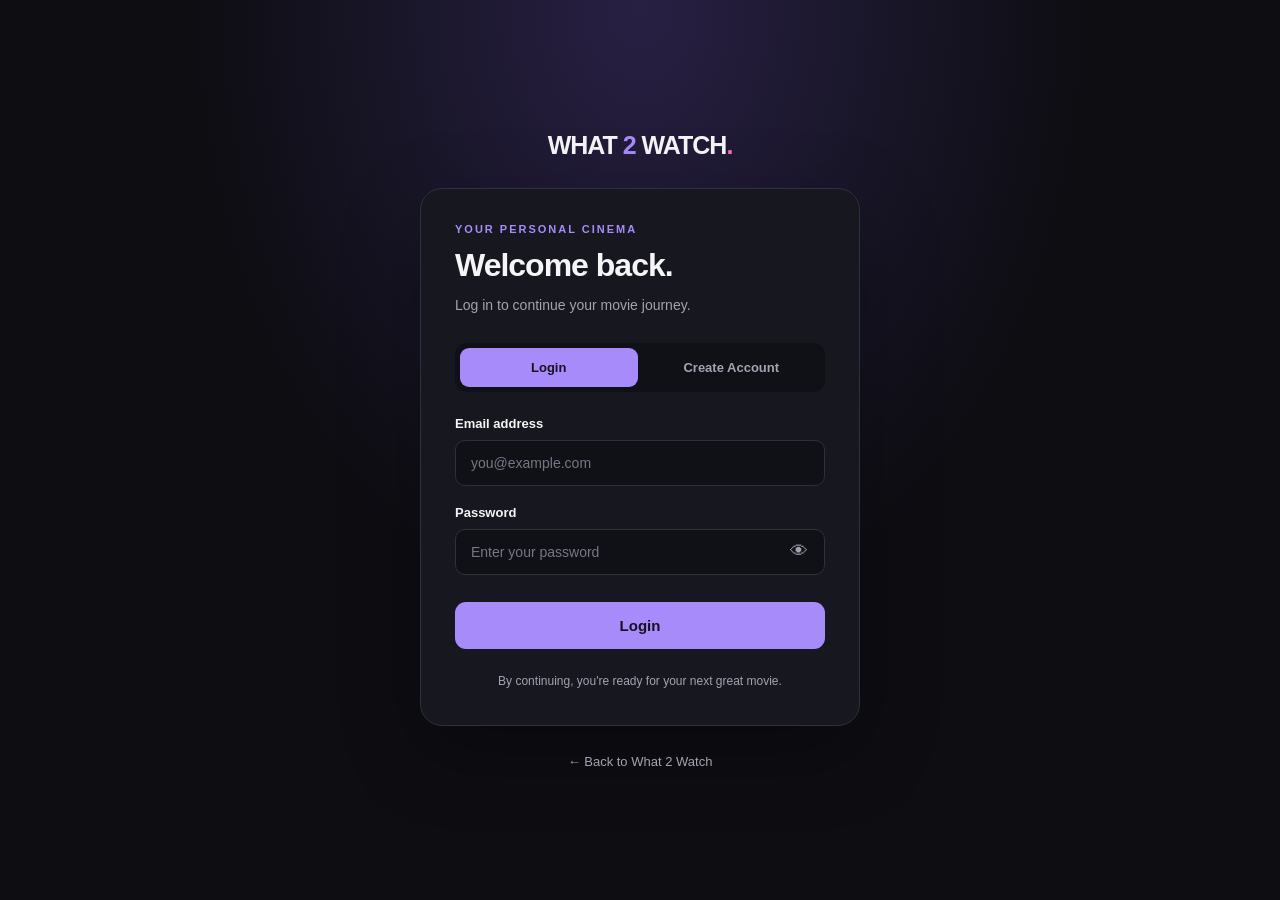
<file: frontend/login.html>
<!DOCTYPE html>
<html lang="en">
<head>
    <meta charset="UTF-8">
    <meta name="viewport" content="width=device-width, initial-scale=1.0">
    <title>Login | What 2 Watch</title>
    <link rel="stylesheet" href="auth.css">
</head>
<body>
    <main class="auth-container">
        <a href="/" class="logo">
            WHAT <span>2</span> WATCH<span class="dot">.</span>
        </a>

        <section class="auth-card">
            <div class="auth-heading">
                <p class="eyebrow">YOUR PERSONAL CINEMA</p>
                <h1 id="formTitle">Welcome back.</h1>
                <p id="formSubtitle">Log in to continue your movie journey.</p>
            </div>

            <div class="auth-tabs">
                <button type="button" id="loginTab" class="auth-tab active">
                    Login
                </button>
                <button type="button" id="registerTab" class="auth-tab">
                    Create Account
                </button>
            </div>

            <form id="authForm">
                <div id="usernameGroup" class="form-group" hidden>
                    <label for="username">Username</label>
                    <input
                        type="text"
                        id="username"
                        name="username"
                        minlength="3"
                        maxlength="30"
                        autocomplete="username"
                        placeholder="Choose a username"
                    >
                </div>

                <div class="form-group">
                    <label for="email">Email address</label>
                    <input
                        type="email"
                        id="email"
                        name="email"
                        required
                        maxlength="254"
                        autocomplete="email"
                        placeholder="you@example.com"
                    >
                </div>

                
<div class="form-group">
    <label for="password">Password</label>

    <div class="password-wrapper">
        <input
            type="password"
            id="password"
            name="password"
            required
            minlength="8"
            maxlength="128"
            autocomplete="current-password"
            placeholder="Enter your password"
        >

        <button
            type="button"
            id="togglePassword"
            class="password-toggle"
            aria-label="Show password"
            aria-pressed="false"
        >👁</button>
    </div>
</div>


                <p id="authMessage" class="auth-message" role="status"></p>

                <button type="submit" id="submitButton" class="submit-btn">
                    Login
                </button>
            </form>

            <p class="auth-footer">
                By continuing, you're ready for your next great movie.
            </p>
        </section>

        <a href="/" class="back-link">← Back to What 2 Watch</a>
    </main>

    <script src="auth.js"></script>
</body>
</html>
</file>
<file: frontend/auth.css>
* {
    margin: 0;
    padding: 0;
    box-sizing: border-box;
}

:root {
    --bg: #0d0d12;
    --card: #17171f;
    --text: #f5f5f7;
    --muted: #a3a3b2;
    --border: #30303c;
    --accent: #a78bfa;
    --accent-hover: #9270f5;
    --input-bg: #101017;
}

body {
    min-height: 100vh;
    background:
        radial-gradient(ellipse at top, #282044 0%, transparent 50%),
        var(--bg);
    color: var(--text);
    font-family: Arial, Helvetica, sans-serif;
}

.auth-container {
    min-height: 100vh;
    display: flex;
    flex-direction: column;
    align-items: center;
    justify-content: center;
    padding: 32px 16px;
    gap: 28px;
}

.logo {
    color: var(--text);
    font-size: 25px;
    font-weight: 800;
    letter-spacing: -1px;
    text-decoration: none;
}

.logo span {
    color: var(--accent);
}

.logo .dot {
    color: #f472b6;
}

.auth-card {
    width: 100%;
    max-width: 440px;
    background: var(--card);
    border: 1px solid var(--border);
    border-radius: 22px;
    padding: 34px;
    box-shadow: 0 24px 80px #00000040;
}

.auth-heading {
    margin-bottom: 26px;
}

.eyebrow {
    color: var(--accent);
    font-size: 11px;
    font-weight: 700;
    letter-spacing: 2px;
    margin-bottom: 12px;
}

.auth-heading h1 {
    font-size: 32px;
    letter-spacing: -1px;
    margin-bottom: 10px;
}

.auth-heading p:last-child {
    color: var(--muted);
    font-size: 14px;
    line-height: 1.6;
}

.auth-tabs {
    display: flex;
    padding: 5px;
    background: var(--input-bg);
    border-radius: 12px;
    margin-bottom: 24px;
    gap: 5px;
}

.auth-tab {
    flex: 1;
    border: none;
    padding: 12px 8px;
    border-radius: 9px;
    background: transparent;
    color: var(--muted);
    cursor: pointer;
    font-size: 13px;
    font-weight: 700;
    transition: 0.2s;
}

.auth-tab.active {
    background: var(--accent);
    color: #17121f;
}

.form-group {
    margin-bottom: 19px;
}

.form-group[hidden] {
    display: none;
}

.form-group label {
    display: block;
    font-size: 13px;
    font-weight: 600;
    margin-bottom: 9px;
}

.form-group input {
    width: 100%;
    padding: 14px 15px;
    border: 1px solid var(--border);
    border-radius: 10px;
    outline: none;
    background: var(--input-bg);
    color: var(--text);
    font-size: 14px;
    transition: border-color 0.2s;
}

.form-group input:focus {
    border-color: var(--accent);
}

.form-group input::placeholder {
    color: #777786;
}

.submit-btn {
    width: 100%;
    padding: 15px;
    margin-top: 8px;
    border: none;
    border-radius: 11px;
    background: var(--accent);
    color: #17121f;
    font-size: 15px;
    font-weight: 800;
    cursor: pointer;
    transition: 0.2s;
}

.submit-btn:hover {
    background: var(--accent-hover);
    transform: translateY(-1px);
}

.submit-btn:disabled {
    opacity: 0.6;
    cursor: not-allowed;
    transform: none;
}

.auth-message {
    font-size: 13px;
    line-height: 1.5;
    margin-top: 8px;
}

.auth-message.error {
    color: #fb7185;
}

.auth-message.success {
    color: #4ade80;
}

.auth-footer {
    margin-top: 23px;
    color: var(--muted);
    text-align: center;
    font-size: 12px;
    line-height: 1.6;
}

.back-link {
    color: var(--muted);
    font-size: 13px;
    text-decoration: none;
}

.back-link:hover {
    color: var(--accent);
}

@media (max-width: 480px) {
    .auth-card {
        padding: 25px 20px;
    }

    .auth-heading h1 {
        font-size: 27px;
    }
}

.password-wrapper {
    position: relative;
    display: flex;
    align-items: center;
}

.password-wrapper input {
    padding-right: 48px;
}

.password-toggle {
    position: absolute;
    right: 12px;
    background: transparent;
    border: none;
    color: var(--muted);
    cursor: pointer;
    font-size: 18px;
    padding: 5px;
}

.password-toggle:hover {
    color: var(--accent);
}
</file>
